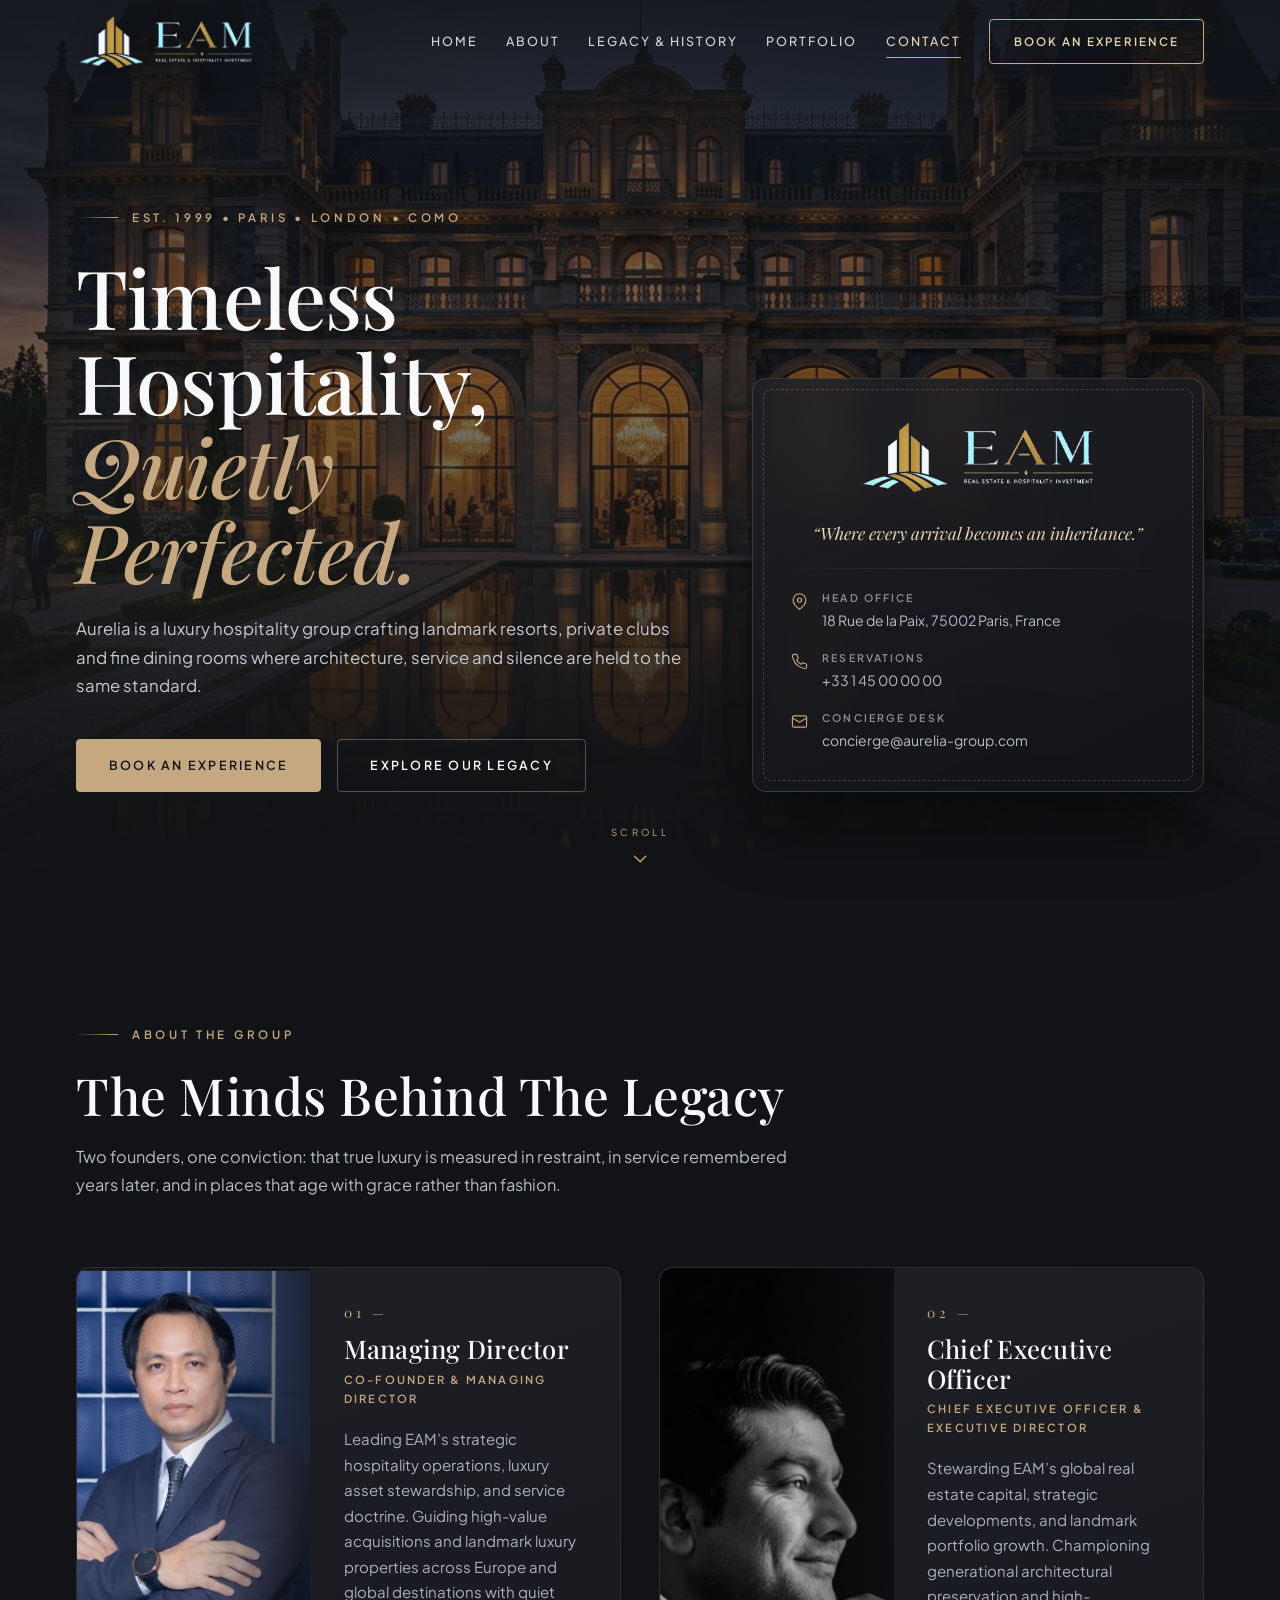
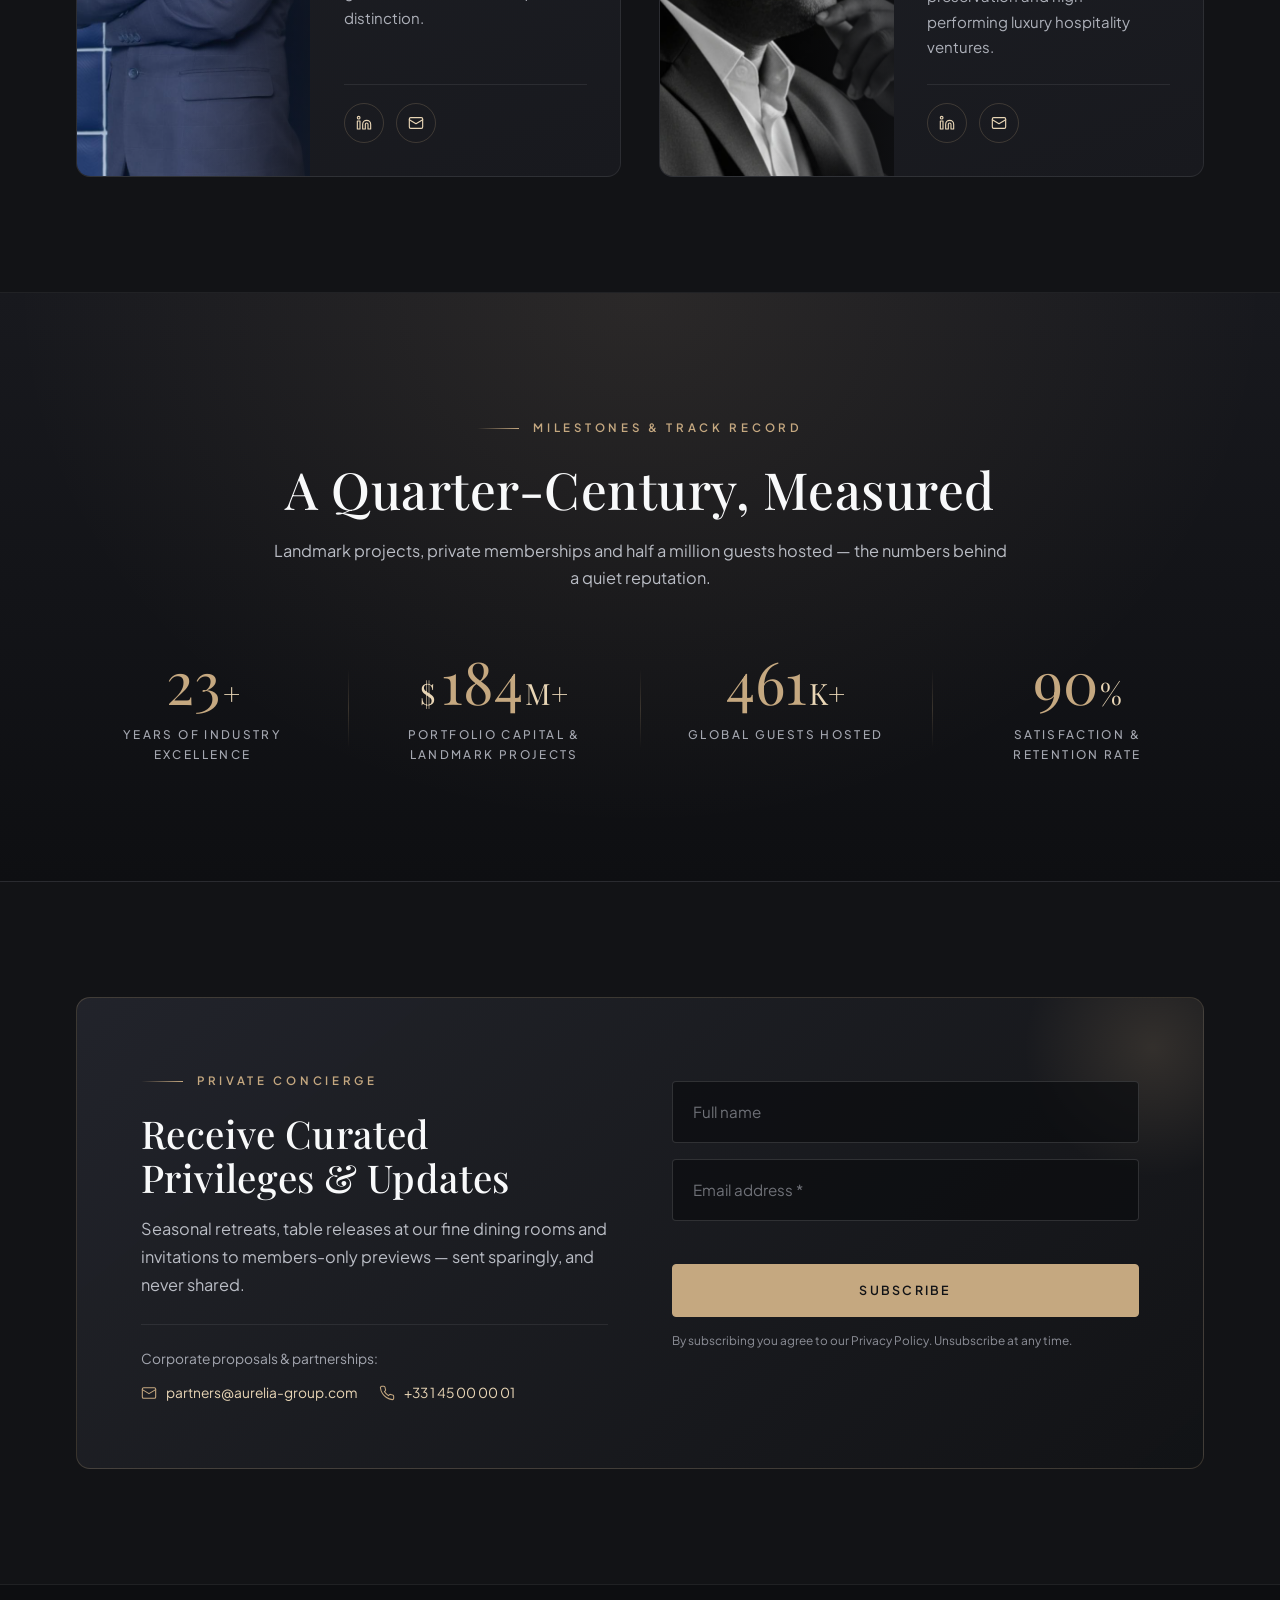
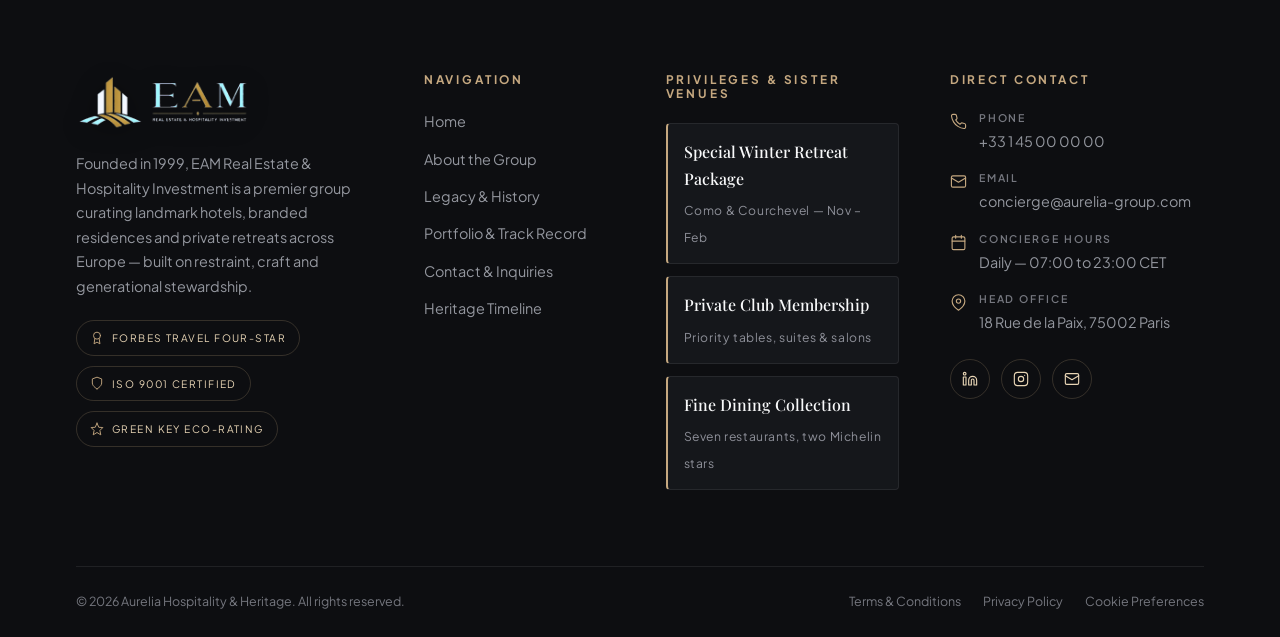
<file: index.html>
<!DOCTYPE html>
<html lang="en">
<head>
  <meta charset="UTF-8" />
  <meta name="viewport" content="width=device-width, initial-scale=1" />
  <title>Aurelia Hospitality &amp; Heritage &mdash; Quiet Luxury Since 1999</title>
  <meta name="description" content="Aurelia Hospitality &amp; Heritage is a luxury hospitality group delivering landmark resorts, private clubs and fine dining across Paris, London and Como. 25 years of timeless hospitality." />

  <!-- Fonts -->
  <link rel="preconnect" href="https://fonts.googleapis.com" />
  <link rel="preconnect" href="https://fonts.gstatic.com" crossorigin />
  <link href="https://fonts.googleapis.com/css2?family=Playfair+Display:ital,wght@0,400;0,500;0,600;1,400;1,500&family=Plus+Jakarta+Sans:wght@300;400;500;600;700&display=swap" rel="stylesheet" />

  <!-- Styles -->
  <link rel="stylesheet" href="css/style.css" />
  <link rel="stylesheet" href="css/responsive.css" />
  <link rel="icon" href="assets/images/logo.svg" type="image/svg+xml" />
  <noscript>
    <style>.reveal { opacity: 1 !important; transform: none !important; }</style>
  </noscript>
</head>
<body id="top">

  <!-- ============================= HEADER ============================= -->
  <header class="nav" id="navbar">
    <div class="nav__inner">
      <a class="nav__brand" href="index.html" aria-label="EAM Real Estate &amp; Hospitality Investment &mdash; home">
        <img class="nav__logo" src="assets/images/eam-horizontal-platinum-gold.png" alt="EAM Real Estate &amp; Hospitality Investment" width="280" height="66" />
      </a>

      <nav class="nav__menu" id="navMenu" aria-label="Primary">
        <a class="nav__link is-active" href="index.html">Home</a>
        <a class="nav__link" href="#about">About</a>
        <a class="nav__link" href="history.html">Legacy &amp; History</a>
        <a class="nav__link" href="#portfolio">Portfolio</a>
        <a class="nav__link" href="#contact">Contact</a>
        <a class="btn nav__cta" href="#contact">Book an Experience</a>
      </nav>

      <button class="nav__toggle" id="navToggle" type="button" aria-label="Open menu" aria-expanded="false" aria-controls="navMenu">
        <span></span><span></span><span></span>
      </button>
    </div>
  </header>
  <div class="nav__scrim" id="navScrim"></div>

  <main>

    <!-- ============================= HERO ============================= -->
    <section class="hero" id="home">
      <div class="hero__media" role="img" aria-label="Illuminated facade of a luxury hotel at dusk"></div>
      <div class="hero__overlay"></div>

      <div class="container hero__grid">
        <div class="hero__copy">
          <span class="eyebrow">Est. 1999 &bull; Paris &bull; London &bull; Como</span>
          <h1 class="hero__title">
            Timeless Hospitality,
            <em>Quietly Perfected.</em>
          </h1>
          <p class="hero__text">
            Aurelia is a luxury hospitality group crafting landmark resorts, private clubs and
            fine dining rooms where architecture, service and silence are held to the same standard.
          </p>
          <div class="hero__actions">
            <a class="btn btn--solid" href="#contact">Book an Experience</a>
            <a class="btn btn--ghost" href="history.html">Explore Our Legacy</a>
          </div>
        </div>

        <!-- Integrated company info card -->
        <aside class="info-card" aria-label="Company information">
          <div class="info-card__crest">
            <img src="assets/images/eam-horizontal-platinum-gold.png" alt="EAM Real Estate &amp; Hospitality Investment" width="310" height="72" />
          </div>
          <p class="info-card__tagline">&ldquo;Where every arrival becomes an inheritance.&rdquo;</p>
          <div class="info-card__rule"></div>
          <div class="info-card__meta">
            <div class="meta-row">
              <svg viewBox="0 0 24 24" fill="none" stroke="currentColor" stroke-width="1.6" stroke-linecap="round" stroke-linejoin="round" aria-hidden="true"><path d="M21 10c0 7-9 13-9 13s-9-6-9-13a9 9 0 0 1 18 0z"/><circle cx="12" cy="10" r="3"/></svg>
              <div>
                <strong>Head Office</strong>
                18 Rue de la Paix, 75002 Paris, France
              </div>
            </div>
            <div class="meta-row">
              <svg viewBox="0 0 24 24" fill="none" stroke="currentColor" stroke-width="1.6" stroke-linecap="round" stroke-linejoin="round" aria-hidden="true"><path d="M22 16.92v3a2 2 0 0 1-2.18 2 19.79 19.79 0 0 1-8.63-3.07 19.5 19.5 0 0 1-6-6 19.79 19.79 0 0 1-3.07-8.67A2 2 0 0 1 4.11 2h3a2 2 0 0 1 2 1.72 12.84 12.84 0 0 0 .7 2.81 2 2 0 0 1-.45 2.11L8.09 9.91a16 16 0 0 0 6 6l1.27-1.27a2 2 0 0 1 2.11-.45 12.84 12.84 0 0 0 2.81.7A2 2 0 0 1 22 16.92z"/></svg>
              <div>
                <strong>Reservations</strong>
                <a href="tel:+33145000000">+33 1 45 00 00 00</a>
              </div>
            </div>
            <div class="meta-row">
              <svg viewBox="0 0 24 24" fill="none" stroke="currentColor" stroke-width="1.6" stroke-linecap="round" stroke-linejoin="round" aria-hidden="true"><rect x="2" y="4" width="20" height="16" rx="2"/><path d="m22 7-10 6L2 7"/></svg>
              <div>
                <strong>Concierge Desk</strong>
                <a href="mailto:concierge@aurelia-group.com">concierge@aurelia-group.com</a>
              </div>
            </div>
          </div>
        </aside>
      </div>

      <a class="scroll-cue" id="scrollCue" href="#about" aria-label="Scroll to next section">
        <span>Scroll</span>
        <svg viewBox="0 0 24 24" fill="none" stroke="currentColor" stroke-width="1.5" stroke-linecap="round" stroke-linejoin="round" aria-hidden="true"><polyline points="6 9 12 15 18 9"/></svg>
      </a>
    </section>

    <!-- ======================= LEADERSHIP / ABOUT ======================= -->
    <section class="section leadership" id="about">
      <div class="container">
        <header class="leadership__head reveal">
          <span class="eyebrow">About the Group</span>
          <h2 class="section-title">The Minds Behind The Legacy</h2>
          <p class="section-lead">
            Two founders, one conviction: that true luxury is measured in restraint, in service
            remembered years later, and in places that age with grace rather than fashion.
          </p>
        </header>

        <div class="directors">
          <!-- Director 1 -->
          <article class="director reveal">
            <div class="director__photo">
              <img src="assets/images/director-1.png"
                   alt="Portrait of Managing Director" loading="lazy" width="600" height="800" />
            </div>
            <div class="director__body">
              <span class="director__index">01 &mdash;</span>
              <h3 class="director__name">Managing Director</h3>
              <p class="director__role">Co-Founder &amp; Managing Director</p>
              <p class="director__bio">
                Leading EAM&rsquo;s strategic hospitality operations, luxury asset stewardship, and
                service doctrine. Guiding high-value acquisitions and landmark luxury properties across Europe and global destinations with quiet distinction.
              </p>
              <div class="director__links">
                <a class="icon-link" href="https://www.linkedin.com/" target="_blank" rel="noopener" aria-label="Managing Director on LinkedIn">
                  <svg viewBox="0 0 24 24" fill="none" stroke="currentColor" stroke-width="1.7" stroke-linecap="round" stroke-linejoin="round" aria-hidden="true"><path d="M16 8a6 6 0 0 1 6 6v7h-4v-7a2 2 0 0 0-4 0v7h-4v-7a6 6 0 0 1 6-6z"/><rect x="2" y="9" width="4" height="12"/><circle cx="4" cy="4" r="2"/></svg>
                </a>
                <a class="icon-link" href="mailto:leadership@eam-group.com" aria-label="Email Managing Director">
                  <svg viewBox="0 0 24 24" fill="none" stroke="currentColor" stroke-width="1.7" stroke-linecap="round" stroke-linejoin="round" aria-hidden="true"><rect x="2" y="4" width="20" height="16" rx="2"/><path d="m22 7-10 6L2 7"/></svg>
                </a>
              </div>
            </div>
          </article>

          <!-- Director 2 -->
          <article class="director reveal">
            <div class="director__photo">
              <img src="assets/images/director-2.png"
                   alt="Portrait of Chief Executive Officer" loading="lazy" width="600" height="800" />
            </div>
            <div class="director__body">
              <span class="director__index">02 &mdash;</span>
              <h3 class="director__name">Chief Executive Officer</h3>
              <p class="director__role">Chief Executive Officer &amp; Executive Director</p>
              <p class="director__bio">
                Stewarding EAM&rsquo;s global real estate capital, strategic developments, and
                landmark portfolio growth. Championing generational architectural preservation and high-performing luxury hospitality ventures.
              </p>
              <div class="director__links">
                <a class="icon-link" href="https://www.linkedin.com/" target="_blank" rel="noopener" aria-label="Chief Executive Officer on LinkedIn">
                  <svg viewBox="0 0 24 24" fill="none" stroke="currentColor" stroke-width="1.7" stroke-linecap="round" stroke-linejoin="round" aria-hidden="true"><path d="M16 8a6 6 0 0 1 6 6v7h-4v-7a2 2 0 0 0-4 0v7h-4v-7a6 6 0 0 1 6-6z"/><rect x="2" y="9" width="4" height="12"/><circle cx="4" cy="4" r="2"/></svg>
                </a>
                <a class="icon-link" href="mailto:ceo@eam-group.com" aria-label="Email Chief Executive Officer">
                  <svg viewBox="0 0 24 24" fill="none" stroke="currentColor" stroke-width="1.7" stroke-linecap="round" stroke-linejoin="round" aria-hidden="true"><rect x="2" y="4" width="20" height="16" rx="2"/><path d="m22 7-10 6L2 7"/></svg>
                </a>
              </div>
            </div>
          </article>
        </div>
      </div>
    </section>

    <!-- ======================= STATS / TRACK RECORD ======================= -->
    <section class="section stats" id="portfolio">
      <div class="container">
        <header class="stats__head reveal">
          <span class="eyebrow">Milestones &amp; Track Record</span>
          <h2 class="section-title">A Quarter-Century, Measured</h2>
          <p class="section-lead" style="margin-inline:auto;">
            Landmark projects, private memberships and half a million guests hosted &mdash;
            the numbers behind a quiet reputation.
          </p>
        </header>

        <div class="stats__grid" id="counters">
          <div class="stat reveal">
            <p class="stat__value">
              <span class="counter" data-target="25">0</span><span class="stat__suffix">+</span>
            </p>
            <p class="stat__label">Years of Industry Excellence</p>
          </div>
          <div class="stat reveal">
            <p class="stat__value">
              <span class="stat__suffix" style="margin-right:4px;">$</span><span class="counter" data-target="200">0</span><span class="stat__suffix">M+</span>
            </p>
            <p class="stat__label">Portfolio Capital &amp; Landmark Projects</p>
          </div>
          <div class="stat reveal">
            <p class="stat__value">
              <span class="counter" data-target="500">0</span><span class="stat__suffix">K+</span>
            </p>
            <p class="stat__label">Global Guests Hosted</p>
          </div>
          <div class="stat reveal">
            <p class="stat__value">
              <span class="counter" data-target="98">0</span><span class="stat__suffix">%</span>
            </p>
            <p class="stat__label">Satisfaction &amp; Retention Rate</p>
          </div>
        </div>
      </div>
    </section>

    <!-- ==================== NEWSLETTER / CONCIERGE ==================== -->
    <section class="section concierge" id="contact">
      <div class="container">
        <div class="concierge__card reveal">
          <div class="concierge__intro">
            <span class="eyebrow">Private Concierge</span>
            <h2 class="concierge__title">Receive Curated Privileges &amp; Updates</h2>
            <p class="section-lead">
              Seasonal retreats, table releases at our fine dining rooms and invitations to
              members-only previews &mdash; sent sparingly, and never shared.
            </p>
            <div class="concierge__support">
              <span>Corporate proposals &amp; partnerships:</span>
              <a href="mailto:partners@aurelia-group.com">
                <svg viewBox="0 0 24 24" fill="none" stroke="currentColor" stroke-width="1.6" stroke-linecap="round" stroke-linejoin="round" aria-hidden="true"><rect x="2" y="4" width="20" height="16" rx="2"/><path d="m22 7-10 6L2 7"/></svg>
                partners@aurelia-group.com
              </a>
              <a href="tel:+33145000001">
                <svg viewBox="0 0 24 24" fill="none" stroke="currentColor" stroke-width="1.6" stroke-linecap="round" stroke-linejoin="round" aria-hidden="true"><path d="M22 16.92v3a2 2 0 0 1-2.18 2 19.79 19.79 0 0 1-8.63-3.07 19.5 19.5 0 0 1-6-6 19.79 19.79 0 0 1-3.07-8.67A2 2 0 0 1 4.11 2h3a2 2 0 0 1 2 1.72 12.84 12.84 0 0 0 .7 2.81 2 2 0 0 1-.45 2.11L8.09 9.91a16 16 0 0 0 6 6l1.27-1.27a2 2 0 0 1 2.11-.45 12.84 12.84 0 0 0 2.81.7A2 2 0 0 1 22 16.92z"/></svg>
                +33 1 45 00 00 01
              </a>
            </div>
          </div>

          <form class="subscribe" id="newsletterForm" novalidate>
            <div class="field">
              <label for="nlName" style="position:absolute;width:1px;height:1px;overflow:hidden;clip:rect(0 0 0 0);">Full name</label>
              <input type="text" id="nlName" name="name" placeholder="Full name" autocomplete="name" />
            </div>
            <div class="field" id="emailField">
              <label for="nlEmail" style="position:absolute;width:1px;height:1px;overflow:hidden;clip:rect(0 0 0 0);">Email address</label>
              <input type="email" id="nlEmail" name="email" placeholder="Email address *" autocomplete="email" required aria-describedby="emailError" />
              <span class="field__error" id="emailError" role="alert">Please enter a valid email address.</span>
            </div>
            <button class="btn btn--solid" type="submit" style="width:100%;">Subscribe</button>
            <p class="subscribe__note">By subscribing you agree to our Privacy Policy. Unsubscribe at any time.</p>
            <p class="subscribe__status" id="subscribeStatus" role="status" aria-live="polite"></p>
          </form>
        </div>
      </div>
    </section>

  </main>

  <!-- ============================= FOOTER ============================= -->
  <footer class="footer">
    <div class="container">
      <div class="footer__grid">

        <!-- Col 1 - Brand story -->
        <div>
          <div class="footer__brand">
            <img src="assets/images/eam-horizontal-platinum-gold.png" alt="EAM Real Estate &amp; Hospitality Investment" width="280" height="66" />
          </div>
          <p class="footer__about">
            Founded in 1999, EAM Real Estate &amp; Hospitality Investment is a premier group
            curating landmark hotels, branded residences and private retreats across Europe &mdash; built on
            restraint, craft and generational stewardship.
          </p>
          <div class="badges">
            <span class="badge">
              <svg viewBox="0 0 24 24" fill="none" stroke="currentColor" stroke-width="1.6" stroke-linecap="round" stroke-linejoin="round" aria-hidden="true"><circle cx="12" cy="8" r="6"/><path d="M8.2 13.5 7 22l5-3 5 3-1.2-8.5"/></svg>
              Forbes Travel Four-Star
            </span>
            <span class="badge">
              <svg viewBox="0 0 24 24" fill="none" stroke="currentColor" stroke-width="1.6" stroke-linecap="round" stroke-linejoin="round" aria-hidden="true"><path d="M12 22s8-4 8-10V5l-8-3-8 3v7c0 6 8 10 8 10z"/></svg>
              ISO 9001 Certified
            </span>
            <span class="badge">
              <svg viewBox="0 0 24 24" fill="none" stroke="currentColor" stroke-width="1.6" stroke-linecap="round" stroke-linejoin="round" aria-hidden="true"><polygon points="12 2 15 9 22 9.5 17 14.5 18.5 22 12 18 5.5 22 7 14.5 2 9.5 9 9 12 2"/></svg>
              Green Key Eco-Rating
            </span>
          </div>
        </div>

        <!-- Col 2 - Navigation -->
        <div>
          <h4 class="footer__title">Navigation</h4>
          <ul class="footer__list">
            <li><a href="index.html">Home</a></li>
            <li><a href="index.html#about">About the Group</a></li>
            <li><a href="history.html">Legacy &amp; History</a></li>
            <li><a href="index.html#portfolio">Portfolio &amp; Track Record</a></li>
            <li><a href="index.html#contact">Contact &amp; Inquiries</a></li>
            <li><a href="history.html#timeline">Heritage Timeline</a></li>
          </ul>
        </div>

        <!-- Col 3 - Promotions & sister venues -->
        <div>
          <h4 class="footer__title">Privileges &amp; Sister Venues</h4>
          <a class="promo" href="#contact">
            <b>Special Winter Retreat Package</b>
            <span>Como &amp; Courchevel &mdash; Nov &ndash; Feb</span>
          </a>
          <a class="promo" href="#contact">
            <b>Private Club Membership</b>
            <span>Priority tables, suites &amp; salons</span>
          </a>
          <a class="promo" href="#contact">
            <b>Fine Dining Collection</b>
            <span>Seven restaurants, two Michelin stars</span>
          </a>
        </div>

        <!-- Col 4 - Contact -->
        <div>
          <h4 class="footer__title">Direct Contact</h4>
          <ul class="contact-list">
            <li>
              <svg viewBox="0 0 24 24" fill="none" stroke="currentColor" stroke-width="1.6" stroke-linecap="round" stroke-linejoin="round" aria-hidden="true"><path d="M22 16.92v3a2 2 0 0 1-2.18 2 19.79 19.79 0 0 1-8.63-3.07 19.5 19.5 0 0 1-6-6 19.79 19.79 0 0 1-3.07-8.67A2 2 0 0 1 4.11 2h3a2 2 0 0 1 2 1.72 12.84 12.84 0 0 0 .7 2.81 2 2 0 0 1-.45 2.11L8.09 9.91a16 16 0 0 0 6 6l1.27-1.27a2 2 0 0 1 2.11-.45 12.84 12.84 0 0 0 2.81.7A2 2 0 0 1 22 16.92z"/></svg>
              <div>
                <strong>Phone</strong>
                <a href="tel:+33145000000">+33 1 45 00 00 00</a>
              </div>
            </li>
            <li>
              <svg viewBox="0 0 24 24" fill="none" stroke="currentColor" stroke-width="1.6" stroke-linecap="round" stroke-linejoin="round" aria-hidden="true"><rect x="2" y="4" width="20" height="16" rx="2"/><path d="m22 7-10 6L2 7"/></svg>
              <div>
                <strong>Email</strong>
                <a href="mailto:concierge@aurelia-group.com">concierge@aurelia-group.com</a>
              </div>
            </li>
            <li>
              <svg viewBox="0 0 24 24" fill="none" stroke="currentColor" stroke-width="1.6" stroke-linecap="round" stroke-linejoin="round" aria-hidden="true"><rect x="3" y="4" width="18" height="18" rx="2"/><path d="M16 2v4M8 2v4M3 10h18"/></svg>
              <div>
                <strong>Concierge Hours</strong>
                Daily &mdash; 07:00 to 23:00 CET
              </div>
            </li>
            <li>
              <svg viewBox="0 0 24 24" fill="none" stroke="currentColor" stroke-width="1.6" stroke-linecap="round" stroke-linejoin="round" aria-hidden="true"><path d="M21 10c0 7-9 13-9 13s-9-6-9-13a9 9 0 0 1 18 0z"/><circle cx="12" cy="10" r="3"/></svg>
              <div>
                <strong>Head Office</strong>
                18 Rue de la Paix, 75002 Paris
              </div>
            </li>
          </ul>

          <div class="socials">
            <a class="icon-link" href="https://www.linkedin.com/" target="_blank" rel="noopener" aria-label="Aurelia on LinkedIn">
              <svg viewBox="0 0 24 24" fill="none" stroke="currentColor" stroke-width="1.7" stroke-linecap="round" stroke-linejoin="round" aria-hidden="true"><path d="M16 8a6 6 0 0 1 6 6v7h-4v-7a2 2 0 0 0-4 0v7h-4v-7a6 6 0 0 1 6-6z"/><rect x="2" y="9" width="4" height="12"/><circle cx="4" cy="4" r="2"/></svg>
            </a>
            <a class="icon-link" href="https://www.instagram.com/" target="_blank" rel="noopener" aria-label="Aurelia on Instagram">
              <svg viewBox="0 0 24 24" fill="none" stroke="currentColor" stroke-width="1.7" stroke-linecap="round" stroke-linejoin="round" aria-hidden="true"><rect x="2" y="2" width="20" height="20" rx="5"/><circle cx="12" cy="12" r="4"/><line x1="17.5" y1="6.5" x2="17.5" y2="6.5"/></svg>
            </a>
            <a class="icon-link" href="mailto:concierge@aurelia-group.com" aria-label="Email Aurelia">
              <svg viewBox="0 0 24 24" fill="none" stroke="currentColor" stroke-width="1.7" stroke-linecap="round" stroke-linejoin="round" aria-hidden="true"><rect x="2" y="4" width="20" height="16" rx="2"/><path d="m22 7-10 6L2 7"/></svg>
            </a>
          </div>
        </div>
      </div>

      <div class="footer__bottom">
        <p>&copy; <span id="year">2026</span> Aurelia Hospitality &amp; Heritage. All rights reserved.</p>
        <div class="footer__legal">
          <a href="#">Terms &amp; Conditions</a>
          <a href="#">Privacy Policy</a>
          <a href="#">Cookie Preferences</a>
        </div>
      </div>
    </div>
  </footer>

  <script src="js/main.js" defer></script>
  <script src="js/newsletter.js" defer></script>
</body>
</html>
</file>
<file: css/style.css>
/* =========================================================
   AURELIA HOSPITALITY & HERITAGE
   Global stylesheet - design tokens, resets & core layout
   ========================================================= */

/* ---------------------------------------------
   1. Design Tokens
   --------------------------------------------- */
:root {
  /* Palette - quiet luxury */
  --ink: #121316;
  --ink-2: #18191e;
  --ink-3: #1e2026;
  --ink-4: #24262d;
  --gold: #c5a880;
  --gold-2: #d4af37;
  --gold-soft: #e8d5b5;
  --paper: #f8f9fa;
  --muted: #8e9099;
  --line: rgba(197, 168, 128, 0.22);
  --line-soft: rgba(248, 249, 250, 0.08);

  /* Typography */
  --font-display: "Playfair Display", "Cormorant Garamond", Georgia, serif;
  --font-body: "Plus Jakarta Sans", "Inter", -apple-system, BlinkMacSystemFont, "Segoe UI", sans-serif;

  /* Metrics */
  --nav-h: 84px;
  --container: 1240px;
  --gutter: clamp(20px, 5vw, 56px);
  --section-y: clamp(72px, 9vw, 124px);
  --radius: 4px;
  --radius-lg: 14px;

  /* Motion */
  --ease: cubic-bezier(0.16, 1, 0.3, 1);
  --fast: 0.3s var(--ease);
}

/* ---------------------------------------------
   2. Reset & Base
   --------------------------------------------- */
*,
*::before,
*::after {
  box-sizing: border-box;
  margin: 0;
  padding: 0;
}

html {
  scroll-behavior: smooth;
  scroll-padding-top: var(--nav-h);
  -webkit-text-size-adjust: 100%;
}

body {
  background: var(--ink);
  color: var(--paper);
  font-family: var(--font-body);
  font-size: 16px;
  line-height: 1.7;
  font-weight: 400;
  overflow-x: hidden;
  -webkit-font-smoothing: antialiased;
  -moz-osx-font-smoothing: grayscale;
}

img,
svg {
  display: block;
  max-width: 100%;
}

a {
  color: inherit;
  text-decoration: none;
  transition: color var(--fast);
}

button,
input {
  font: inherit;
  color: inherit;
}

ul {
  list-style: none;
}

::selection {
  background: var(--gold);
  color: var(--ink);
}

:focus-visible {
  outline: 2px solid var(--gold);
  outline-offset: 3px;
}

/* ---------------------------------------------
   3. Typography Utilities
   --------------------------------------------- */
h1,
h2,
h3,
h4 {
  font-family: var(--font-display);
  font-weight: 500;
  line-height: 1.15;
  letter-spacing: 0.01em;
}

.eyebrow {
  display: inline-flex;
  align-items: center;
  gap: 14px;
  font-size: 0.72rem;
  font-weight: 600;
  letter-spacing: 0.32em;
  text-transform: uppercase;
  color: var(--gold);
}

.eyebrow::before {
  content: "";
  width: 42px;
  height: 1px;
  background: linear-gradient(90deg, transparent, var(--gold));
}

.section-title {
  font-size: clamp(2rem, 4vw, 3.2rem);
  margin: 22px 0 18px;
}

.section-lead {
  color: #b9bcc4;
  max-width: 62ch;
  font-size: 1.02rem;
}

.center {
  text-align: center;
}

.center .eyebrow::before {
  display: none;
}

.center .section-lead {
  margin-inline: auto;
}

/* ---------------------------------------------
   4. Layout
   --------------------------------------------- */
.container {
  width: 100%;
  max-width: var(--container);
  margin-inline: auto;
  padding-inline: var(--gutter);
}

.section {
  padding-block: var(--section-y);
  position: relative;
}

.hairline {
  height: 1px;
  border: 0;
  background: linear-gradient(90deg, transparent, var(--line), transparent);
}

/* ---------------------------------------------
   5. Buttons
   --------------------------------------------- */
.btn {
  --btn-bg: transparent;
  display: inline-flex;
  align-items: center;
  justify-content: center;
  gap: 10px;
  padding: 15px 32px;
  border: 1px solid var(--gold);
  border-radius: var(--radius);
  background: var(--btn-bg);
  color: var(--gold-soft);
  font-size: 0.78rem;
  font-weight: 600;
  letter-spacing: 0.18em;
  text-transform: uppercase;
  cursor: pointer;
  white-space: nowrap;
  transition: background var(--fast), color var(--fast), border-color var(--fast),
    transform var(--fast), box-shadow var(--fast);
}

.btn:hover {
  background: var(--gold);
  color: var(--ink);
  transform: translateY(-2px);
  box-shadow: 0 14px 34px rgba(197, 168, 128, 0.22);
}

.btn--solid {
  background: var(--gold);
  color: var(--ink);
}

.btn--solid:hover {
  background: var(--gold-soft);
  border-color: var(--gold-soft);
}

.btn--ghost {
  border-color: rgba(248, 249, 250, 0.28);
  color: var(--paper);
}

.btn--ghost:hover {
  background: var(--paper);
  border-color: var(--paper);
  color: var(--ink);
}

/* ---------------------------------------------
   6. Header / Navigation
   --------------------------------------------- */
.nav {
  position: fixed;
  inset: 0 0 auto 0;
  z-index: 100;
  height: var(--nav-h);
  display: flex;
  align-items: center;
  background: transparent;
  border-bottom: 1px solid transparent;
  transition: background var(--fast), border-color var(--fast), height var(--fast),
    backdrop-filter var(--fast);
}

.nav.is-scrolled {
  height: 70px;
  background: rgba(18, 19, 22, 0.72);
  -webkit-backdrop-filter: blur(18px) saturate(140%);
  backdrop-filter: blur(18px) saturate(140%);
  border-bottom-color: var(--line-soft);
}

.nav__inner {
  width: 100%;
  max-width: var(--container);
  margin-inline: auto;
  padding-inline: var(--gutter);
  display: flex;
  align-items: center;
  justify-content: space-between;
  gap: 24px;
}

.nav__brand {
  display: flex;
  align-items: center;
  gap: 16px;
  min-width: 0;
  text-decoration: none;
}

.nav__brand .nav__logo {
  height: 60px;
  width: auto;
  max-width: 320px;
  object-fit: contain;
  display: block;
  transition: transform var(--fast), height var(--fast), filter var(--fast);
  filter: drop-shadow(0 4px 14px rgba(0, 0, 0, 0.45));
}

.nav.is-scrolled .nav__brand .nav__logo {
  height: 48px;
  max-width: 270px;
}

.nav__brand:hover .nav__logo {
  transform: translateY(-1px) scale(1.02);
  filter: drop-shadow(0 6px 18px rgba(212, 175, 55, 0.28));
}

.nav__brand img {
  width: auto;
  height: 60px;
  max-width: 320px;
  flex: none;
}

.nav__menu {
  display: flex;
  align-items: center;
  gap: clamp(16px, 2.2vw, 34px);
}

.nav__link {
  position: relative;
  font-size: 0.78rem;
  font-weight: 500;
  letter-spacing: 0.16em;
  text-transform: uppercase;
  color: #d3d5db;
  padding-block: 6px;
}

.nav__link::after {
  content: "";
  position: absolute;
  left: 0;
  bottom: 0;
  width: 0;
  height: 1px;
  background: var(--gold);
  transition: width var(--fast);
}

.nav__link:hover,
.nav__link.is-active {
  color: var(--gold-soft);
}

.nav__link:hover::after,
.nav__link.is-active::after {
  width: 100%;
}

.nav__cta {
  padding: 12px 24px;
  font-size: 0.72rem;
}

.nav__toggle {
  display: none;
  width: 46px;
  height: 46px;
  border: 1px solid var(--line);
  border-radius: var(--radius);
  background: rgba(24, 25, 30, 0.6);
  cursor: pointer;
  position: relative;
  flex: none;
}

.nav__toggle span {
  position: absolute;
  left: 13px;
  width: 20px;
  height: 1.5px;
  background: var(--gold-soft);
  transition: transform var(--fast), opacity var(--fast);
}

.nav__toggle span:nth-child(1) {
  top: 17px;
}
.nav__toggle span:nth-child(2) {
  top: 23px;
}
.nav__toggle span:nth-child(3) {
  top: 29px;
}

body.menu-open .nav__toggle span:nth-child(1) {
  transform: translateY(6px) rotate(45deg);
}
body.menu-open .nav__toggle span:nth-child(2) {
  opacity: 0;
}
body.menu-open .nav__toggle span:nth-child(3) {
  transform: translateY(-6px) rotate(-45deg);
}

.nav__scrim {
  position: fixed;
  inset: 0;
  background: rgba(6, 7, 9, 0.62);
  -webkit-backdrop-filter: blur(4px);
  backdrop-filter: blur(4px);
  opacity: 0;
  visibility: hidden;
  transition: opacity var(--fast), visibility var(--fast);
  z-index: 90;
}

body.menu-open .nav__scrim {
  opacity: 1;
  visibility: visible;
}

/* ---------------------------------------------
   7. Hero
   --------------------------------------------- */
.hero {
  position: relative;
  min-height: 100vh;
  min-height: 100svh;
  display: flex;
  align-items: flex-end;
  padding-top: var(--nav-h);
  padding-bottom: clamp(96px, 12vh, 150px);
  overflow: hidden;
}

.hero__media {
  position: absolute;
  inset: 0;
  z-index: -2;
  background: #0c0d10 url("../assets/images/hero-bg.jpg")
    center/cover no-repeat;
  transform: scale(1.04);
  animation: heroZoom 22s var(--ease) forwards;
}

@keyframes heroZoom {
  to {
    transform: scale(1);
  }
}

.hero__overlay {
  position: absolute;
  inset: 0;
  z-index: -1;
  background: linear-gradient(
      180deg,
      rgba(18, 19, 22, 0.86) 0%,
      rgba(18, 19, 22, 0.5) 38%,
      rgba(18, 19, 22, 0.88) 82%,
      var(--ink) 100%
    ),
    radial-gradient(120% 80% at 15% 70%, rgba(197, 168, 128, 0.14), transparent 60%),
    radial-gradient(100% 100% at 50% 50%, transparent 35%, rgba(9, 10, 12, 0.72) 100%);
}

.hero__grid {
  width: 100%;
  display: grid;
  grid-template-columns: minmax(0, 1.15fr) minmax(0, 0.85fr);
  gap: clamp(32px, 5vw, 72px);
  align-items: end;
}

.hero__title {
  font-size: clamp(2.6rem, 6.4vw, 5.1rem);
  line-height: 1.04;
  letter-spacing: -0.01em;
  margin: 26px 0 22px;
}

.hero__title em {
  font-style: italic;
  color: var(--gold);
  display: block;
}

.hero__text {
  color: #c6c9d1;
  max-width: 54ch;
  font-size: 1.05rem;
}

.hero__actions {
  display: flex;
  flex-wrap: wrap;
  gap: 16px;
  margin-top: 38px;
}

/* Company info card */
.info-card {
  position: relative;
  padding: clamp(28px, 3vw, 40px);
  background: linear-gradient(155deg, rgba(30, 32, 38, 0.86), rgba(18, 19, 22, 0.9));
  -webkit-backdrop-filter: blur(16px);
  backdrop-filter: blur(16px);
  border: 1px solid var(--line);
  border-radius: var(--radius-lg);
  box-shadow: 0 30px 70px rgba(0, 0, 0, 0.45);
}

.info-card::before {
  content: "";
  position: absolute;
  inset: 10px;
  border: 1px dashed rgba(197, 168, 128, 0.28);
  border-radius: 8px;
  pointer-events: none;
}

.info-card__crest {
  display: flex;
  justify-content: center;
  margin-bottom: 22px;
}

.info-card__crest img {
  width: min(240px, 76%);
  height: auto;
}

.info-card__rule {
  height: 1px;
  background: linear-gradient(90deg, transparent, var(--line), transparent);
  margin: 20px 0;
}

.info-card__tagline {
  text-align: center;
  font-family: var(--font-display);
  font-style: italic;
  font-size: 1.06rem;
  color: var(--gold-soft);
}

.info-card__meta {
  display: grid;
  gap: 16px;
  margin-top: 6px;
}

.meta-row {
  display: flex;
  align-items: flex-start;
  gap: 14px;
  font-size: 0.88rem;
  color: #b9bcc4;
}

.meta-row svg {
  width: 17px;
  height: 17px;
  flex: none;
  margin-top: 4px;
  color: var(--gold);
}

.meta-row strong {
  display: block;
  font-size: 0.66rem;
  font-weight: 600;
  letter-spacing: 0.2em;
  text-transform: uppercase;
  color: var(--muted);
  margin-bottom: 2px;
}

.meta-row a:hover {
  color: var(--gold-soft);
}

/* Scroll indicator */
.scroll-cue {
  position: absolute;
  left: 50%;
  bottom: 30px;
  transform: translateX(-50%);
  display: flex;
  flex-direction: column;
  align-items: center;
  gap: 8px;
  color: var(--gold);
  font-size: 0.6rem;
  letter-spacing: 0.34em;
  text-transform: uppercase;
  transition: opacity var(--fast), visibility var(--fast);
}

.scroll-cue svg {
  width: 22px;
  height: 22px;
  animation: cueBounce 2.2s var(--ease) infinite;
}

.scroll-cue.is-hidden {
  opacity: 0;
  visibility: hidden;
}

@keyframes cueBounce {
  0%,
  100% {
    transform: translateY(0);
    opacity: 0.5;
  }
  50% {
    transform: translateY(9px);
    opacity: 1;
  }
}

/* ---------------------------------------------
   8. Leadership
   --------------------------------------------- */
.leadership {
  background: var(--ink);
}

.leadership__head {
  max-width: 760px;
  margin-bottom: clamp(44px, 6vw, 68px);
}

.directors {
  display: grid;
  grid-template-columns: repeat(2, minmax(0, 1fr));
  gap: clamp(24px, 3vw, 40px);
}

.director {
  position: relative;
  display: grid;
  grid-template-columns: minmax(0, 0.86fr) minmax(0, 1.14fr);
  background: linear-gradient(160deg, var(--ink-3), var(--ink-2));
  border: 1px solid var(--line-soft);
  border-radius: var(--radius-lg);
  overflow: hidden;
  transition: border-color var(--fast), transform var(--fast), box-shadow var(--fast);
}

.director:hover {
  border-color: var(--line);
  transform: translateY(-6px);
  box-shadow: 0 32px 60px rgba(0, 0, 0, 0.4);
}

.director__photo {
  position: relative;
  overflow: hidden;
  min-height: 340px;
}

.director__photo img {
  width: 100%;
  height: 100%;
  object-fit: cover;
  object-position: top center;
  transition: transform 0.7s var(--ease), filter var(--fast);
}

.director:hover .director__photo img {
  transform: scale(1.05);
}

.director__photo::after {
  content: "";
  position: absolute;
  inset: 0;
  background: linear-gradient(90deg, transparent 45%, rgba(18, 19, 22, 0.75) 100%);
}

.director__body {
  padding: clamp(26px, 2.6vw, 38px);
  display: flex;
  flex-direction: column;
}

.director__index {
  font-family: var(--font-display);
  font-size: 0.86rem;
  letter-spacing: 0.3em;
  color: var(--gold);
}

.director__name {
  font-size: clamp(1.4rem, 2vw, 1.85rem);
  margin: 10px 0 6px;
}

.director__role {
  font-size: 0.7rem;
  font-weight: 600;
  letter-spacing: 0.2em;
  text-transform: uppercase;
  color: var(--gold);
}

.director__bio {
  color: #adb0b9;
  font-size: 0.94rem;
  margin: 18px 0 24px;
  flex: 1;
}

.director__links {
  display: flex;
  gap: 12px;
  padding-top: 18px;
  border-top: 1px solid var(--line-soft);
}

.icon-link {
  display: inline-flex;
  align-items: center;
  justify-content: center;
  gap: 8px;
  width: 40px;
  height: 40px;
  border: 1px solid var(--line);
  border-radius: 50%;
  color: var(--gold-soft);
  font-size: 0.72rem;
  transition: background var(--fast), color var(--fast), transform var(--fast);
}

.icon-link svg {
  width: 16px;
  height: 16px;
}

.icon-link:hover {
  background: var(--gold);
  color: var(--ink);
  transform: translateY(-3px);
}

/* ---------------------------------------------
   9. Stats / Track Record
   --------------------------------------------- */
.stats {
  position: relative;
  background: linear-gradient(180deg, var(--ink-2), #0e0f12);
  border-block: 1px solid var(--line-soft);
  overflow: hidden;
}

.stats::before {
  content: "";
  position: absolute;
  inset: 0;
  background: radial-gradient(70% 130% at 50% 0%, rgba(197, 168, 128, 0.11), transparent 70%);
  pointer-events: none;
}

.stats__head {
  position: relative;
  text-align: center;
  margin-bottom: clamp(40px, 5vw, 60px);
}

.stats__grid {
  position: relative;
  display: grid;
  grid-template-columns: repeat(4, minmax(0, 1fr));
  gap: clamp(20px, 3vw, 40px);
}

.stat {
  position: relative;
  text-align: center;
  padding-inline: clamp(8px, 1.5vw, 22px);
}

.stat + .stat::before {
  content: "";
  position: absolute;
  left: calc(-1 * clamp(10px, 1.5vw, 20px));
  top: 14%;
  height: 72%;
  width: 1px;
  background: linear-gradient(180deg, transparent, var(--line), transparent);
}

.stat__value {
  font-family: var(--font-display);
  font-size: clamp(2.4rem, 4.6vw, 3.7rem);
  line-height: 1;
  color: var(--gold);
  display: flex;
  align-items: baseline;
  justify-content: center;
  gap: 2px;
}

.stat__suffix {
  font-size: 0.5em;
  color: var(--gold-soft);
}

.stat__label {
  margin-top: 14px;
  font-size: 0.74rem;
  font-weight: 500;
  letter-spacing: 0.2em;
  text-transform: uppercase;
  color: #a4a7b0;
}

/* ---------------------------------------------
   10. Newsletter / Concierge
   --------------------------------------------- */
.concierge {
  background: var(--ink);
}

.concierge__card {
  position: relative;
  display: grid;
  grid-template-columns: minmax(0, 1fr) minmax(0, 1fr);
  gap: clamp(30px, 5vw, 70px);
  align-items: center;
  padding: clamp(34px, 5vw, 68px);
  background: linear-gradient(140deg, rgba(36, 38, 45, 0.9), rgba(18, 19, 22, 0.95));
  border: 1px solid var(--line);
  border-radius: var(--radius-lg);
  overflow: hidden;
}

.concierge__card::after {
  content: "";
  position: absolute;
  right: -80px;
  top: -80px;
  width: 260px;
  height: 260px;
  border-radius: 50%;
  background: radial-gradient(circle, rgba(197, 168, 128, 0.16), transparent 70%);
  pointer-events: none;
}

.concierge__title {
  font-size: clamp(1.7rem, 3vw, 2.5rem);
  margin: 20px 0 16px;
}

.concierge__support {
  display: flex;
  flex-wrap: wrap;
  align-items: center;
  gap: 10px 22px;
  margin-top: 26px;
  padding-top: 22px;
  border-top: 1px solid var(--line-soft);
  font-size: 0.86rem;
  color: #a4a7b0;
}

.concierge__support a {
  display: inline-flex;
  align-items: center;
  gap: 9px;
  color: var(--gold-soft);
}

.concierge__support a svg {
  width: 16px;
  height: 16px;
  color: var(--gold);
}

.concierge__support a:hover {
  color: var(--gold);
}

/* Form */
.subscribe {
  position: relative;
  z-index: 1;
}

.field {
  position: relative;
  margin-bottom: 16px;
}

.field input {
  width: 100%;
  padding: 17px 20px;
  background: rgba(12, 13, 16, 0.72);
  border: 1px solid rgba(248, 249, 250, 0.14);
  border-radius: var(--radius);
  font-size: 0.95rem;
  transition: border-color var(--fast), box-shadow var(--fast), background var(--fast);
}

.field input::placeholder {
  color: #6f7178;
}

.field input:focus {
  outline: none;
  border-color: var(--gold);
  background: rgba(12, 13, 16, 0.95);
  box-shadow: 0 0 0 4px rgba(197, 168, 128, 0.12);
}

.field.is-invalid input {
  border-color: #d1615a;
  box-shadow: 0 0 0 4px rgba(209, 97, 90, 0.12);
}

.field__error {
  display: block;
  min-height: 18px;
  margin-top: 7px;
  font-size: 0.74rem;
  letter-spacing: 0.04em;
  color: #e18680;
  opacity: 0;
  transform: translateY(-4px);
  transition: opacity var(--fast), transform var(--fast);
}

.field.is-invalid .field__error {
  opacity: 1;
  transform: translateY(0);
}

.subscribe__row {
  display: flex;
  gap: 12px;
}

.subscribe__row .field {
  flex: 1;
  margin-bottom: 0;
}

.subscribe__note {
  margin-top: 14px;
  font-size: 0.74rem;
  color: var(--muted);
}

.subscribe__status {
  margin-top: 14px;
  min-height: 20px;
  font-size: 0.82rem;
  color: var(--gold-soft);
}

/* ---------------------------------------------
   11. Footer
   --------------------------------------------- */
.footer {
  background: #0d0e11;
  border-top: 1px solid var(--line-soft);
  padding-top: clamp(56px, 7vw, 88px);
}

.footer__grid {
  display: grid;
  grid-template-columns: 1.4fr 0.9fr 1.1fr 1.2fr;
  gap: clamp(28px, 4vw, 54px);
  padding-bottom: clamp(44px, 5vw, 64px);
}

.footer__brand {
  display: flex;
  align-items: center;
  gap: 12px;
  margin-bottom: 20px;
}

.footer__brand img {
  width: auto;
  height: 58px;
  max-width: 290px;
  object-fit: contain;
  filter: drop-shadow(0 4px 12px rgba(0, 0, 0, 0.4));
}

.footer__brand span {
  font-family: var(--font-display);
  font-size: 1.1rem;
  letter-spacing: 0.2em;
}

.footer__about {
  color: #94979f;
  font-size: 0.9rem;
  max-width: 42ch;
}

.badges {
  display: flex;
  flex-wrap: wrap;
  gap: 10px;
  margin-top: 22px;
}

.badge {
  display: inline-flex;
  align-items: center;
  gap: 8px;
  padding: 8px 13px;
  border: 1px solid var(--line);
  border-radius: 999px;
  font-size: 0.64rem;
  letter-spacing: 0.14em;
  text-transform: uppercase;
  color: var(--gold-soft);
}

.badge svg {
  width: 14px;
  height: 14px;
  color: var(--gold);
}

.footer__title {
  font-family: var(--font-body);
  font-size: 0.74rem;
  font-weight: 700;
  letter-spacing: 0.24em;
  text-transform: uppercase;
  color: var(--gold);
  margin-bottom: 22px;
}

.footer__list {
  display: grid;
  gap: 13px;
  font-size: 0.9rem;
  color: #94979f;
}

.footer__list a:hover {
  color: var(--gold-soft);
  padding-left: 5px;
}

.footer__list li {
  transition: padding var(--fast);
}

.promo {
  display: block;
  padding: 14px 16px;
  margin-bottom: 12px;
  border: 1px solid var(--line-soft);
  border-left: 2px solid var(--gold);
  border-radius: var(--radius);
  background: rgba(30, 32, 38, 0.5);
  transition: background var(--fast), border-color var(--fast), transform var(--fast);
}

.promo:hover {
  background: rgba(36, 38, 45, 0.9);
  transform: translateX(5px);
}

.promo b {
  display: block;
  font-family: var(--font-display);
  font-weight: 500;
  font-size: 1rem;
  color: var(--paper);
  margin-bottom: 3px;
}

.promo span {
  font-size: 0.76rem;
  color: var(--muted);
  letter-spacing: 0.05em;
}

.contact-list {
  display: grid;
  gap: 16px;
  font-size: 0.9rem;
  color: #94979f;
}

.contact-list li {
  display: flex;
  gap: 12px;
  align-items: flex-start;
}

.contact-list svg {
  width: 17px;
  height: 17px;
  flex: none;
  margin-top: 4px;
  color: var(--gold);
}

.contact-list strong {
  display: block;
  font-size: 0.66rem;
  font-weight: 600;
  letter-spacing: 0.18em;
  text-transform: uppercase;
  color: #75777f;
  margin-bottom: 2px;
}

.contact-list a:hover {
  color: var(--gold-soft);
}

.socials {
  display: flex;
  gap: 11px;
  margin-top: 24px;
}

.footer__bottom {
  display: flex;
  flex-wrap: wrap;
  align-items: center;
  justify-content: space-between;
  gap: 14px;
  padding-block: 24px;
  border-top: 1px solid var(--line-soft);
  font-size: 0.78rem;
  color: #75777f;
}

.footer__legal {
  display: flex;
  flex-wrap: wrap;
  gap: 22px;
}

.footer__legal a:hover {
  color: var(--gold-soft);
}

/* ---------------------------------------------
   12. History page
   --------------------------------------------- */
.page-hero {
  position: relative;
  min-height: 72vh;
  display: flex;
  align-items: center;
  padding-top: calc(var(--nav-h) + 60px);
  padding-bottom: clamp(60px, 8vw, 100px);
  overflow: hidden;
}

.page-hero__media {
  position: absolute;
  inset: 0;
  z-index: -2;
  background: #0c0d10 center/cover no-repeat;
}

.page-hero--heritage .page-hero__media {
  background-image: url("https://images.unsplash.com/photo-1445019980597-93fa8acb246c?auto=format&fit=crop&w=2100&q=80");
  background-position: center 40%;
}

.page-hero__overlay {
  position: absolute;
  inset: 0;
  z-index: -1;
  background: linear-gradient(180deg, rgba(18, 19, 22, 0.9), rgba(18, 19, 22, 0.62) 45%, var(--ink) 100%),
    radial-gradient(90% 70% at 20% 60%, rgba(197, 168, 128, 0.14), transparent 65%);
}

.page-hero__inner {
  max-width: 900px;
}

.page-hero__title {
  font-size: clamp(2.4rem, 5.6vw, 4.4rem);
  line-height: 1.06;
  margin: 24px 0 22px;
}

.page-hero__title em {
  font-style: italic;
  color: var(--gold);
}

.page-hero__text {
  color: #c2c5cd;
  font-size: 1.05rem;
  max-width: 66ch;
}

.breadcrumb {
  display: flex;
  gap: 10px;
  align-items: center;
  font-size: 0.72rem;
  letter-spacing: 0.2em;
  text-transform: uppercase;
  color: var(--muted);
}

.breadcrumb a:hover {
  color: var(--gold-soft);
}

.breadcrumb span {
  color: var(--gold);
}

/* Timeline */
.timeline {
  position: relative;
  margin-top: clamp(40px, 5vw, 60px);
}

.timeline::before {
  content: "";
  position: absolute;
  left: 50%;
  top: 0;
  bottom: 0;
  width: 1px;
  transform: translateX(-50%);
  background: linear-gradient(180deg, transparent, var(--line) 8%, var(--line) 92%, transparent);
}

.timeline__item {
  position: relative;
  width: calc(50% - clamp(34px, 5vw, 74px));
  margin-bottom: clamp(38px, 5vw, 64px);
}

.timeline__item:nth-child(odd) {
  margin-right: auto;
}

.timeline__item:nth-child(even) {
  margin-left: auto;
}

.timeline__dot {
  position: absolute;
  top: 34px;
  width: 15px;
  height: 15px;
  border-radius: 50%;
  background: var(--ink);
  border: 2px solid var(--gold);
  box-shadow: 0 0 0 5px rgba(197, 168, 128, 0.14);
}

.timeline__item:nth-child(odd) .timeline__dot {
  right: calc(-1 * clamp(34px, 5vw, 74px) - 7.5px);
}

.timeline__item:nth-child(even) .timeline__dot {
  left: calc(-1 * clamp(34px, 5vw, 74px) - 7.5px);
}

.milestone {
  background: linear-gradient(160deg, var(--ink-3), var(--ink-2));
  border: 1px solid var(--line-soft);
  border-radius: var(--radius-lg);
  overflow: hidden;
  transition: border-color var(--fast), transform var(--fast), box-shadow var(--fast);
}

.milestone:hover {
  border-color: var(--line);
  transform: translateY(-5px);
  box-shadow: 0 28px 54px rgba(0, 0, 0, 0.42);
}

.milestone__media {
  height: 210px;
  overflow: hidden;
  position: relative;
}

.milestone__media img {
  width: 100%;
  height: 100%;
  object-fit: cover;
  filter: grayscale(45%) sepia(12%);
  transition: transform 0.7s var(--ease), filter var(--fast);
}

.milestone:hover .milestone__media img {
  transform: scale(1.06);
  filter: grayscale(0%) sepia(0%);
}

.milestone__year {
  position: absolute;
  left: 18px;
  bottom: 16px;
  padding: 6px 16px;
  background: rgba(12, 13, 16, 0.82);
  -webkit-backdrop-filter: blur(8px);
  backdrop-filter: blur(8px);
  border: 1px solid var(--line);
  border-radius: 999px;
  font-family: var(--font-display);
  font-size: 1rem;
  letter-spacing: 0.16em;
  color: var(--gold-soft);
}

.milestone__body {
  padding: clamp(22px, 2.6vw, 32px);
}

.milestone__title {
  font-size: clamp(1.24rem, 2vw, 1.6rem);
  margin-bottom: 12px;
}

.milestone__text {
  color: #a4a7b0;
  font-size: 0.94rem;
}

.milestone__tags {
  display: flex;
  flex-wrap: wrap;
  gap: 9px;
  margin-top: 18px;
}

.tag {
  padding: 5px 12px;
  border: 1px solid var(--line);
  border-radius: 999px;
  font-size: 0.64rem;
  letter-spacing: 0.16em;
  text-transform: uppercase;
  color: var(--gold);
}

/* Closing quote */
.closing {
  background: linear-gradient(180deg, var(--ink), #0e0f12);
  border-top: 1px solid var(--line-soft);
}

.quote-card {
  max-width: 940px;
  margin-inline: auto;
  text-align: center;
  padding: clamp(34px, 5vw, 62px);
  border: 1px solid var(--line);
  border-radius: var(--radius-lg);
  background: radial-gradient(120% 140% at 50% 0%, rgba(197, 168, 128, 0.1), transparent 60%),
    rgba(24, 25, 30, 0.7);
}

.quote-card__mark {
  font-family: var(--font-display);
  font-size: 4rem;
  line-height: 0.6;
  color: var(--gold);
}

.quote-card blockquote {
  font-family: var(--font-display);
  font-style: italic;
  font-size: clamp(1.3rem, 2.6vw, 2rem);
  line-height: 1.5;
  margin: 26px 0 28px;
  color: var(--paper);
}

.quote-card figcaption {
  font-size: 0.74rem;
  letter-spacing: 0.24em;
  text-transform: uppercase;
  color: var(--gold);
}

.quote-card figcaption small {
  display: block;
  margin-top: 6px;
  letter-spacing: 0.14em;
  color: var(--muted);
  font-size: 0.68rem;
}

/* Reveal on scroll */
.reveal {
  opacity: 0;
  transform: translateY(26px);
  transition: opacity 0.8s var(--ease), transform 0.8s var(--ease);
}

.reveal.is-visible {
  opacity: 1;
  transform: none;
}

@media (prefers-reduced-motion: reduce) {
  html {
    scroll-behavior: auto;
  }
  *,
  *::before,
  *::after {
    animation-duration: 0.001ms !important;
    animation-iteration-count: 1 !important;
    transition-duration: 0.001ms !important;
  }
  .reveal {
    opacity: 1;
    transform: none;
  }
}
</file>
<file: css/responsive.css>
/* =========================================================
   AURELIA - Responsive layer
   Breakpoints: 1200 / 1024 / 900 / 768 / 560 / 380
   ========================================================= */

/* ---------------------------------------------
   Large desktop / 4K ultra-wide
   --------------------------------------------- */
@media (min-width: 1800px) {
  :root {
    --container: 1440px;
  }

  body {
    font-size: 17px;
  }

  .hero__title {
    font-size: clamp(4rem, 4.4vw, 6.2rem);
  }
}

@media (min-width: 2400px) {
  :root {
    --container: 1680px;
  }

  .hero__media {
    background-size: cover;
  }
}

/* ---------------------------------------------
   <= 1200px - compact desktops / small laptops
   --------------------------------------------- */
@media (max-width: 1200px) {
  .footer__grid {
    grid-template-columns: repeat(2, minmax(0, 1fr));
    gap: 40px;
  }

  .director {
    grid-template-columns: 1fr;
  }

  .director__photo {
    min-height: 300px;
    max-height: 340px;
  }

  .director__photo::after {
    background: linear-gradient(180deg, transparent 55%, rgba(18, 19, 22, 0.85) 100%);
  }
}

/* ---------------------------------------------
   <= 1024px - tablets landscape
   --------------------------------------------- */
@media (max-width: 1024px) {
  :root {
    --nav-h: 76px;
  }

  .nav__brand .nav__logo {
    height: 50px;
    max-width: 260px;
  }

  .nav__menu {
    gap: 16px;
  }

  .nav__link {
    font-size: 0.72rem;
    letter-spacing: 0.1em;
  }

  .nav__cta {
    padding: 11px 18px;
  }

  .hero__grid {
    grid-template-columns: 1fr;
    align-items: start;
  }

  .info-card {
    max-width: 560px;
  }

  .stats__grid {
    grid-template-columns: repeat(2, minmax(0, 1fr));
    gap: 40px 24px;
  }

  .stat:nth-child(odd) + .stat::before {
    display: block;
  }

  .stat:nth-child(2n + 1)::before {
    display: none;
  }

  .concierge__card {
    grid-template-columns: 1fr;
  }
}

/* ---------------------------------------------
   <= 900px - tablet portrait: mobile navigation
   --------------------------------------------- */
@media (max-width: 900px) {
  .nav__toggle {
    display: block;
  }

  .nav__menu {
    position: fixed;
    top: 0;
    right: 0;
    height: 100vh;
    height: 100dvh;
    width: min(360px, 84vw);
    flex-direction: column;
    align-items: stretch;
    justify-content: flex-start;
    gap: 4px;
    padding: calc(var(--nav-h) + 24px) 30px 40px;
    background: rgba(14, 15, 18, 0.97);
    -webkit-backdrop-filter: blur(20px);
    backdrop-filter: blur(20px);
    border-left: 1px solid var(--line);
    transform: translateX(100%);
    transition: transform 0.42s var(--ease);
    overflow-y: auto;
    z-index: 95;
  }

  body.menu-open .nav__menu {
    transform: translateX(0);
  }

  .nav__link {
    padding: 17px 4px;
    font-size: 0.84rem;
    letter-spacing: 0.18em;
    border-bottom: 1px solid var(--line-soft);
  }

  .nav__link::after {
    display: none;
  }

  .nav__cta {
    margin-top: 22px;
    padding: 16px 24px;
    font-size: 0.76rem;
  }

  .directors {
    grid-template-columns: minmax(0, 1fr);
  }

  .director {
    grid-template-columns: minmax(0, 0.9fr) minmax(0, 1.1fr);
  }

  .director__photo {
    min-height: 320px;
    max-height: none;
  }

  .director__photo::after {
    background: linear-gradient(90deg, transparent 45%, rgba(18, 19, 22, 0.75) 100%);
  }

  /* Timeline collapses to a single left rail */
  .timeline::before {
    left: 7px;
    transform: none;
  }

  .timeline__item,
  .timeline__item:nth-child(odd),
  .timeline__item:nth-child(even) {
    width: 100%;
    margin-left: 0;
    margin-right: 0;
    padding-left: 40px;
  }

  .timeline__item:nth-child(odd) .timeline__dot,
  .timeline__item:nth-child(even) .timeline__dot {
    left: 0;
    right: auto;
    top: 30px;
  }
}

/* ---------------------------------------------
   <= 768px - small tablets / large phones
   --------------------------------------------- */
@media (max-width: 768px) {
  :root {
    --section-y: clamp(60px, 10vw, 84px);
  }

  .hero {
    align-items: center;
    padding-top: calc(var(--nav-h) + 40px);
    padding-bottom: 110px;
  }

  .hero__title {
    font-size: clamp(2.3rem, 9vw, 3.3rem);
  }

  .hero__actions .btn {
    flex: 1 1 220px;
  }

  .scroll-cue {
    bottom: 22px;
  }

  .director {
    grid-template-columns: 1fr;
  }

  .director__photo {
    min-height: 320px;
    max-height: 420px;
  }

  .director__photo::after {
    background: linear-gradient(180deg, transparent 55%, rgba(18, 19, 22, 0.85) 100%);
  }

  .stat + .stat::before {
    display: none;
  }

  .subscribe__row {
    flex-direction: column;
  }

  .subscribe__row .btn {
    width: 100%;
  }

  .page-hero {
    min-height: 62vh;
  }

  .milestone__media {
    height: 190px;
  }

  .footer__bottom {
    justify-content: center;
    text-align: center;
  }

  .footer__legal {
    justify-content: center;
  }
}

/* ---------------------------------------------
   <= 560px - phones
   --------------------------------------------- */
@media (max-width: 560px) {
  body {
    font-size: 15.5px;
  }

  .nav__brand img {
    width: 44px;
  }

  .nav__brand-name {
    font-size: 1rem;
    letter-spacing: 0.16em;
  }

  .nav__brand-sub {
    font-size: 0.5rem;
    letter-spacing: 0.22em;
  }

  .stats__grid {
    grid-template-columns: 1fr;
    gap: 34px;
  }

  .stat {
    padding-bottom: 26px;
    border-bottom: 1px solid var(--line-soft);
  }

  .stat:last-child {
    border-bottom: 0;
    padding-bottom: 0;
  }

  .footer__grid {
    grid-template-columns: 1fr;
    gap: 36px;
  }

  .info-card::before {
    inset: 7px;
  }

  .concierge__card {
    padding: 30px 22px;
  }

  .quote-card {
    padding: 30px 20px;
  }

  .badge {
    font-size: 0.6rem;
    padding: 7px 11px;
  }
}

/* ---------------------------------------------
   <= 380px - smallest supported screens (320px)
   --------------------------------------------- */
@media (max-width: 380px) {
  :root {
    --gutter: 18px;
  }

  .nav__brand .nav__logo {
    height: 36px;
    max-width: 175px;
  }

  .hero__title {
    font-size: clamp(2rem, 11vw, 2.6rem);
  }

  .btn {
    padding: 14px 22px;
    letter-spacing: 0.14em;
  }

  .icon-link {
    width: 38px;
    height: 38px;
  }

  .footer__brand span {
    font-size: 0.95rem;
    letter-spacing: 0.14em;
  }
}
</file>
